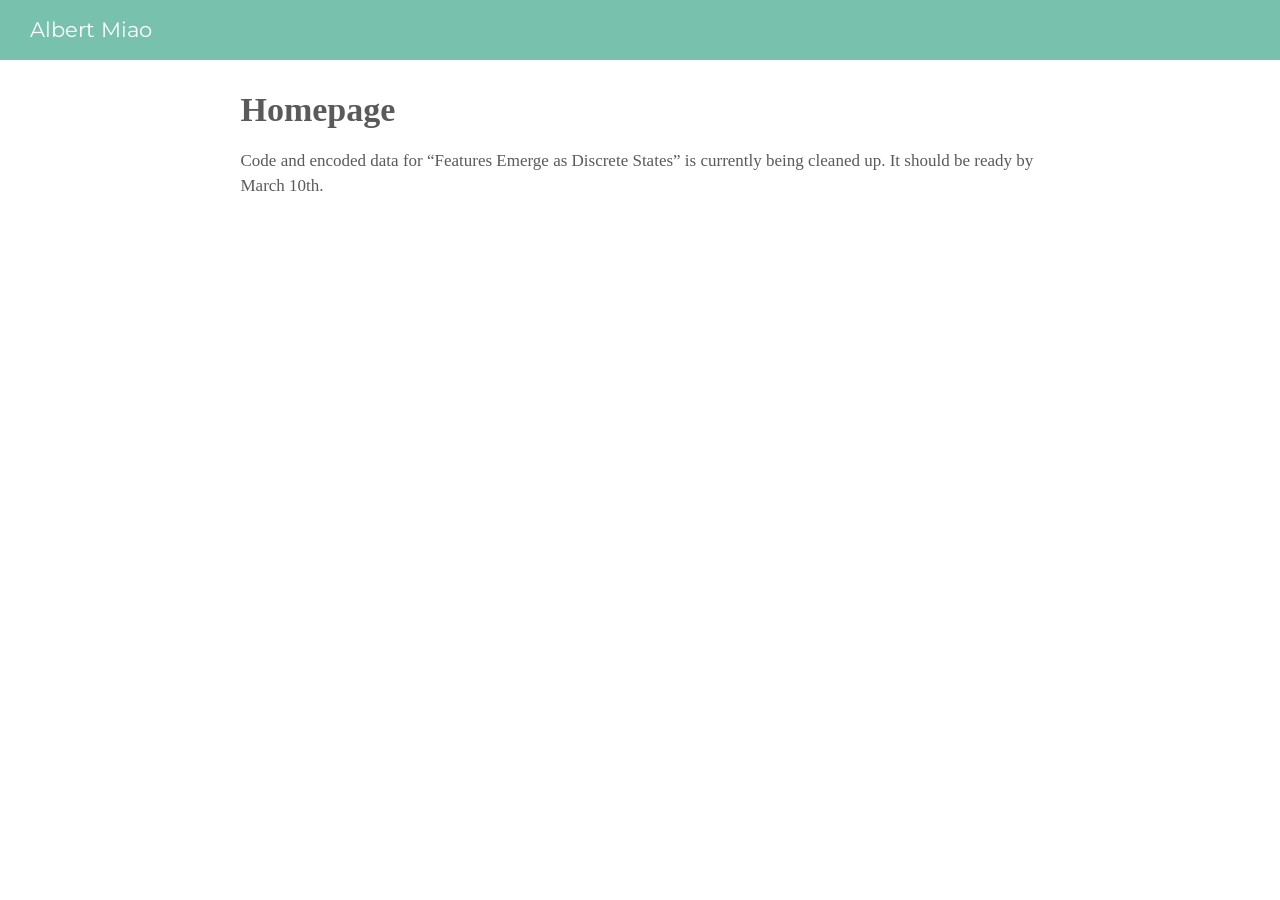
<file: docs/index.html>
<!DOCTYPE html>
<html xmlns="http://www.w3.org/1999/xhtml" lang="en" xml:lang="en"><head>

<meta charset="utf-8">
<meta name="generator" content="quarto-1.8.27">

<meta name="viewport" content="width=device-width, initial-scale=1.0, user-scalable=yes">


<title>Homepage – Albert Miao</title>
<style>
code{white-space: pre-wrap;}
span.smallcaps{font-variant: small-caps;}
div.columns{display: flex; gap: min(4vw, 1.5em);}
div.column{flex: auto; overflow-x: auto;}
div.hanging-indent{margin-left: 1.5em; text-indent: -1.5em;}
ul.task-list{list-style: none;}
ul.task-list li input[type="checkbox"] {
  width: 0.8em;
  margin: 0 0.8em 0.2em -1em; /* quarto-specific, see https://github.com/quarto-dev/quarto-cli/issues/4556 */ 
  vertical-align: middle;
}
</style>


<script src="site_libs/quarto-nav/quarto-nav.js"></script>
<script src="site_libs/quarto-nav/headroom.min.js"></script>
<script src="site_libs/clipboard/clipboard.min.js"></script>
<script src="site_libs/quarto-search/autocomplete.umd.js"></script>
<script src="site_libs/quarto-search/fuse.min.js"></script>
<script src="site_libs/quarto-search/quarto-search.js"></script>
<meta name="quarto:offset" content="./">
<script src="site_libs/quarto-html/quarto.js" type="module"></script>
<script src="site_libs/quarto-html/tabsets/tabsets.js" type="module"></script>
<script src="site_libs/quarto-html/axe/axe-check.js" type="module"></script>
<script src="site_libs/quarto-html/popper.min.js"></script>
<script src="site_libs/quarto-html/tippy.umd.min.js"></script>
<script src="site_libs/quarto-html/anchor.min.js"></script>
<link href="site_libs/quarto-html/tippy.css" rel="stylesheet">
<link href="site_libs/quarto-html/quarto-syntax-highlighting-ed96de9b727972fe78a7b5d16c58bf87.css" rel="stylesheet" id="quarto-text-highlighting-styles">
<script src="site_libs/bootstrap/bootstrap.min.js"></script>
<link href="site_libs/bootstrap/bootstrap-icons.css" rel="stylesheet">
<link href="site_libs/bootstrap/bootstrap-ef168dfa0727b0f9acb77462fe321019.min.css" rel="stylesheet" append-hash="true" id="quarto-bootstrap" data-mode="light">
<script id="quarto-search-options" type="application/json">{
  "location": "navbar",
  "copy-button": false,
  "collapse-after": 3,
  "panel-placement": "end",
  "type": "overlay",
  "limit": 50,
  "keyboard-shortcut": [
    "f",
    "/",
    "s"
  ],
  "show-item-context": false,
  "language": {
    "search-no-results-text": "No results",
    "search-matching-documents-text": "matching documents",
    "search-copy-link-title": "Copy link to search",
    "search-hide-matches-text": "Hide additional matches",
    "search-more-match-text": "more match in this document",
    "search-more-matches-text": "more matches in this document",
    "search-clear-button-title": "Clear",
    "search-text-placeholder": "",
    "search-detached-cancel-button-title": "Cancel",
    "search-submit-button-title": "Submit",
    "search-label": "Search"
  }
}</script>


<link rel="stylesheet" href="assets/css/style.css">
</head>

<body class="nav-fixed fullcontent quarto-light">

<div id="quarto-search-results"></div>
  <header id="quarto-header" class="headroom fixed-top">
    <nav class="navbar navbar-expand-lg " data-bs-theme="dark">
      <div class="navbar-container container-fluid">
      <div class="navbar-brand-container mx-auto">
    <a class="navbar-brand" href="./index.html">
    <span class="navbar-title">Albert Miao</span>
    </a>
  </div>
        <div class="quarto-navbar-tools tools-end">
</div>
      </div> <!-- /container-fluid -->
    </nav>
</header>
<!-- content -->
<div id="quarto-content" class="quarto-container page-columns page-rows-contents page-layout-article page-navbar">
<!-- sidebar -->
<!-- margin-sidebar -->
    
<!-- main -->
<main class="content" id="quarto-document-content">

<header id="title-block-header" class="quarto-title-block default">
<div class="quarto-title">
<h1 class="title">Homepage</h1>
</div>



<div class="quarto-title-meta">

    
  
    
  </div>
  


</header>


<p>Code and encoded data for “Features Emerge as Discrete States” is currently being cleaned up. It should be ready by March 10th.</p>



</main> <!-- /main -->
<script id="quarto-html-after-body" type="application/javascript">
  window.document.addEventListener("DOMContentLoaded", function (event) {
    const icon = "";
    const anchorJS = new window.AnchorJS();
    anchorJS.options = {
      placement: 'right',
      icon: icon
    };
    anchorJS.add('.anchored');
    const isCodeAnnotation = (el) => {
      for (const clz of el.classList) {
        if (clz.startsWith('code-annotation-')) {                     
          return true;
        }
      }
      return false;
    }
    const onCopySuccess = function(e) {
      // button target
      const button = e.trigger;
      // don't keep focus
      button.blur();
      // flash "checked"
      button.classList.add('code-copy-button-checked');
      var currentTitle = button.getAttribute("title");
      button.setAttribute("title", "Copied!");
      let tooltip;
      if (window.bootstrap) {
        button.setAttribute("data-bs-toggle", "tooltip");
        button.setAttribute("data-bs-placement", "left");
        button.setAttribute("data-bs-title", "Copied!");
        tooltip = new bootstrap.Tooltip(button, 
          { trigger: "manual", 
            customClass: "code-copy-button-tooltip",
            offset: [0, -8]});
        tooltip.show();    
      }
      setTimeout(function() {
        if (tooltip) {
          tooltip.hide();
          button.removeAttribute("data-bs-title");
          button.removeAttribute("data-bs-toggle");
          button.removeAttribute("data-bs-placement");
        }
        button.setAttribute("title", currentTitle);
        button.classList.remove('code-copy-button-checked');
      }, 1000);
      // clear code selection
      e.clearSelection();
    }
    const getTextToCopy = function(trigger) {
      const outerScaffold = trigger.parentElement.cloneNode(true);
      const codeEl = outerScaffold.querySelector('code');
      for (const childEl of codeEl.children) {
        if (isCodeAnnotation(childEl)) {
          childEl.remove();
        }
      }
      return codeEl.innerText;
    }
    const clipboard = new window.ClipboardJS('.code-copy-button:not([data-in-quarto-modal])', {
      text: getTextToCopy
    });
    clipboard.on('success', onCopySuccess);
    if (window.document.getElementById('quarto-embedded-source-code-modal')) {
      const clipboardModal = new window.ClipboardJS('.code-copy-button[data-in-quarto-modal]', {
        text: getTextToCopy,
        container: window.document.getElementById('quarto-embedded-source-code-modal')
      });
      clipboardModal.on('success', onCopySuccess);
    }
      var localhostRegex = new RegExp(/^(?:http|https):\/\/localhost\:?[0-9]*\//);
      var mailtoRegex = new RegExp(/^mailto:/);
        var filterRegex = new RegExp('/' + window.location.host + '/');
      var isInternal = (href) => {
          return filterRegex.test(href) || localhostRegex.test(href) || mailtoRegex.test(href);
      }
      // Inspect non-navigation links and adorn them if external
     var links = window.document.querySelectorAll('a[href]:not(.nav-link):not(.navbar-brand):not(.toc-action):not(.sidebar-link):not(.sidebar-item-toggle):not(.pagination-link):not(.no-external):not([aria-hidden]):not(.dropdown-item):not(.quarto-navigation-tool):not(.about-link)');
      for (var i=0; i<links.length; i++) {
        const link = links[i];
        if (!isInternal(link.href)) {
          // undo the damage that might have been done by quarto-nav.js in the case of
          // links that we want to consider external
          if (link.dataset.originalHref !== undefined) {
            link.href = link.dataset.originalHref;
          }
        }
      }
    function tippyHover(el, contentFn, onTriggerFn, onUntriggerFn) {
      const config = {
        allowHTML: true,
        maxWidth: 500,
        delay: 100,
        arrow: false,
        appendTo: function(el) {
            return el.parentElement;
        },
        interactive: true,
        interactiveBorder: 10,
        theme: 'quarto',
        placement: 'bottom-start',
      };
      if (contentFn) {
        config.content = contentFn;
      }
      if (onTriggerFn) {
        config.onTrigger = onTriggerFn;
      }
      if (onUntriggerFn) {
        config.onUntrigger = onUntriggerFn;
      }
      window.tippy(el, config); 
    }
    const noterefs = window.document.querySelectorAll('a[role="doc-noteref"]');
    for (var i=0; i<noterefs.length; i++) {
      const ref = noterefs[i];
      tippyHover(ref, function() {
        // use id or data attribute instead here
        let href = ref.getAttribute('data-footnote-href') || ref.getAttribute('href');
        try { href = new URL(href).hash; } catch {}
        const id = href.replace(/^#\/?/, "");
        const note = window.document.getElementById(id);
        if (note) {
          return note.innerHTML;
        } else {
          return "";
        }
      });
    }
    const xrefs = window.document.querySelectorAll('a.quarto-xref');
    const processXRef = (id, note) => {
      // Strip column container classes
      const stripColumnClz = (el) => {
        el.classList.remove("page-full", "page-columns");
        if (el.children) {
          for (const child of el.children) {
            stripColumnClz(child);
          }
        }
      }
      stripColumnClz(note)
      if (id === null || id.startsWith('sec-')) {
        // Special case sections, only their first couple elements
        const container = document.createElement("div");
        if (note.children && note.children.length > 2) {
          container.appendChild(note.children[0].cloneNode(true));
          for (let i = 1; i < note.children.length; i++) {
            const child = note.children[i];
            if (child.tagName === "P" && child.innerText === "") {
              continue;
            } else {
              container.appendChild(child.cloneNode(true));
              break;
            }
          }
          if (window.Quarto?.typesetMath) {
            window.Quarto.typesetMath(container);
          }
          return container.innerHTML
        } else {
          if (window.Quarto?.typesetMath) {
            window.Quarto.typesetMath(note);
          }
          return note.innerHTML;
        }
      } else {
        // Remove any anchor links if they are present
        const anchorLink = note.querySelector('a.anchorjs-link');
        if (anchorLink) {
          anchorLink.remove();
        }
        if (window.Quarto?.typesetMath) {
          window.Quarto.typesetMath(note);
        }
        if (note.classList.contains("callout")) {
          return note.outerHTML;
        } else {
          return note.innerHTML;
        }
      }
    }
    for (var i=0; i<xrefs.length; i++) {
      const xref = xrefs[i];
      tippyHover(xref, undefined, function(instance) {
        instance.disable();
        let url = xref.getAttribute('href');
        let hash = undefined; 
        if (url.startsWith('#')) {
          hash = url;
        } else {
          try { hash = new URL(url).hash; } catch {}
        }
        if (hash) {
          const id = hash.replace(/^#\/?/, "");
          const note = window.document.getElementById(id);
          if (note !== null) {
            try {
              const html = processXRef(id, note.cloneNode(true));
              instance.setContent(html);
            } finally {
              instance.enable();
              instance.show();
            }
          } else {
            // See if we can fetch this
            fetch(url.split('#')[0])
            .then(res => res.text())
            .then(html => {
              const parser = new DOMParser();
              const htmlDoc = parser.parseFromString(html, "text/html");
              const note = htmlDoc.getElementById(id);
              if (note !== null) {
                const html = processXRef(id, note);
                instance.setContent(html);
              } 
            }).finally(() => {
              instance.enable();
              instance.show();
            });
          }
        } else {
          // See if we can fetch a full url (with no hash to target)
          // This is a special case and we should probably do some content thinning / targeting
          fetch(url)
          .then(res => res.text())
          .then(html => {
            const parser = new DOMParser();
            const htmlDoc = parser.parseFromString(html, "text/html");
            const note = htmlDoc.querySelector('main.content');
            if (note !== null) {
              // This should only happen for chapter cross references
              // (since there is no id in the URL)
              // remove the first header
              if (note.children.length > 0 && note.children[0].tagName === "HEADER") {
                note.children[0].remove();
              }
              const html = processXRef(null, note);
              instance.setContent(html);
            } 
          }).finally(() => {
            instance.enable();
            instance.show();
          });
        }
      }, function(instance) {
      });
    }
        let selectedAnnoteEl;
        const selectorForAnnotation = ( cell, annotation) => {
          let cellAttr = 'data-code-cell="' + cell + '"';
          let lineAttr = 'data-code-annotation="' +  annotation + '"';
          const selector = 'span[' + cellAttr + '][' + lineAttr + ']';
          return selector;
        }
        const selectCodeLines = (annoteEl) => {
          const doc = window.document;
          const targetCell = annoteEl.getAttribute("data-target-cell");
          const targetAnnotation = annoteEl.getAttribute("data-target-annotation");
          const annoteSpan = window.document.querySelector(selectorForAnnotation(targetCell, targetAnnotation));
          const lines = annoteSpan.getAttribute("data-code-lines").split(",");
          const lineIds = lines.map((line) => {
            return targetCell + "-" + line;
          })
          let top = null;
          let height = null;
          let parent = null;
          if (lineIds.length > 0) {
              //compute the position of the single el (top and bottom and make a div)
              const el = window.document.getElementById(lineIds[0]);
              top = el.offsetTop;
              height = el.offsetHeight;
              parent = el.parentElement.parentElement;
            if (lineIds.length > 1) {
              const lastEl = window.document.getElementById(lineIds[lineIds.length - 1]);
              const bottom = lastEl.offsetTop + lastEl.offsetHeight;
              height = bottom - top;
            }
            if (top !== null && height !== null && parent !== null) {
              // cook up a div (if necessary) and position it 
              let div = window.document.getElementById("code-annotation-line-highlight");
              if (div === null) {
                div = window.document.createElement("div");
                div.setAttribute("id", "code-annotation-line-highlight");
                div.style.position = 'absolute';
                parent.appendChild(div);
              }
              div.style.top = top - 2 + "px";
              div.style.height = height + 4 + "px";
              div.style.left = 0;
              let gutterDiv = window.document.getElementById("code-annotation-line-highlight-gutter");
              if (gutterDiv === null) {
                gutterDiv = window.document.createElement("div");
                gutterDiv.setAttribute("id", "code-annotation-line-highlight-gutter");
                gutterDiv.style.position = 'absolute';
                const codeCell = window.document.getElementById(targetCell);
                const gutter = codeCell.querySelector('.code-annotation-gutter');
                gutter.appendChild(gutterDiv);
              }
              gutterDiv.style.top = top - 2 + "px";
              gutterDiv.style.height = height + 4 + "px";
            }
            selectedAnnoteEl = annoteEl;
          }
        };
        const unselectCodeLines = () => {
          const elementsIds = ["code-annotation-line-highlight", "code-annotation-line-highlight-gutter"];
          elementsIds.forEach((elId) => {
            const div = window.document.getElementById(elId);
            if (div) {
              div.remove();
            }
          });
          selectedAnnoteEl = undefined;
        };
          // Handle positioning of the toggle
      window.addEventListener(
        "resize",
        throttle(() => {
          elRect = undefined;
          if (selectedAnnoteEl) {
            selectCodeLines(selectedAnnoteEl);
          }
        }, 10)
      );
      function throttle(fn, ms) {
      let throttle = false;
      let timer;
        return (...args) => {
          if(!throttle) { // first call gets through
              fn.apply(this, args);
              throttle = true;
          } else { // all the others get throttled
              if(timer) clearTimeout(timer); // cancel #2
              timer = setTimeout(() => {
                fn.apply(this, args);
                timer = throttle = false;
              }, ms);
          }
        };
      }
        // Attach click handler to the DT
        const annoteDls = window.document.querySelectorAll('dt[data-target-cell]');
        for (const annoteDlNode of annoteDls) {
          annoteDlNode.addEventListener('click', (event) => {
            const clickedEl = event.target;
            if (clickedEl !== selectedAnnoteEl) {
              unselectCodeLines();
              const activeEl = window.document.querySelector('dt[data-target-cell].code-annotation-active');
              if (activeEl) {
                activeEl.classList.remove('code-annotation-active');
              }
              selectCodeLines(clickedEl);
              clickedEl.classList.add('code-annotation-active');
            } else {
              // Unselect the line
              unselectCodeLines();
              clickedEl.classList.remove('code-annotation-active');
            }
          });
        }
    const findCites = (el) => {
      const parentEl = el.parentElement;
      if (parentEl) {
        const cites = parentEl.dataset.cites;
        if (cites) {
          return {
            el,
            cites: cites.split(' ')
          };
        } else {
          return findCites(el.parentElement)
        }
      } else {
        return undefined;
      }
    };
    var bibliorefs = window.document.querySelectorAll('a[role="doc-biblioref"]');
    for (var i=0; i<bibliorefs.length; i++) {
      const ref = bibliorefs[i];
      const citeInfo = findCites(ref);
      if (citeInfo) {
        tippyHover(citeInfo.el, function() {
          var popup = window.document.createElement('div');
          citeInfo.cites.forEach(function(cite) {
            var citeDiv = window.document.createElement('div');
            citeDiv.classList.add('hanging-indent');
            citeDiv.classList.add('csl-entry');
            var biblioDiv = window.document.getElementById('ref-' + cite);
            if (biblioDiv) {
              citeDiv.innerHTML = biblioDiv.innerHTML;
            }
            popup.appendChild(citeDiv);
          });
          return popup.innerHTML;
        });
      }
    }
  });
  </script>
</div> <!-- /content -->




</body></html>
</file>
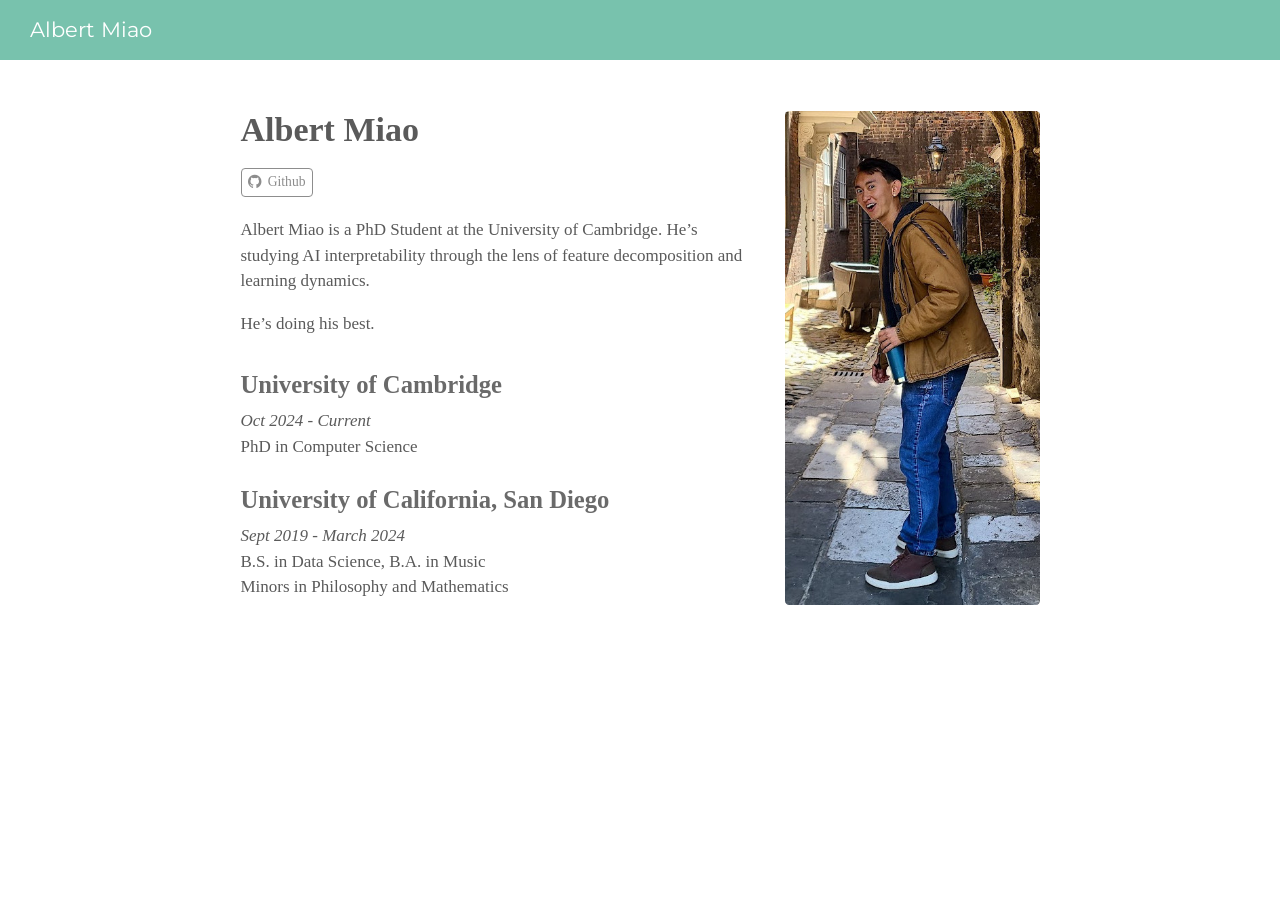
<file: docs/about/index.html>
<!DOCTYPE html>
<html xmlns="http://www.w3.org/1999/xhtml" lang="en" xml:lang="en"><head>

<meta charset="utf-8">
<meta name="generator" content="quarto-1.8.27">

<meta name="viewport" content="width=device-width, initial-scale=1.0, user-scalable=yes">


<title>Albert Miao</title>
<style>
code{white-space: pre-wrap;}
span.smallcaps{font-variant: small-caps;}
div.columns{display: flex; gap: min(4vw, 1.5em);}
div.column{flex: auto; overflow-x: auto;}
div.hanging-indent{margin-left: 1.5em; text-indent: -1.5em;}
ul.task-list{list-style: none;}
ul.task-list li input[type="checkbox"] {
  width: 0.8em;
  margin: 0 0.8em 0.2em -1em; /* quarto-specific, see https://github.com/quarto-dev/quarto-cli/issues/4556 */ 
  vertical-align: middle;
}
</style>


<script src="../site_libs/quarto-nav/quarto-nav.js"></script>
<script src="../site_libs/quarto-nav/headroom.min.js"></script>
<script src="../site_libs/clipboard/clipboard.min.js"></script>
<script src="../site_libs/quarto-search/autocomplete.umd.js"></script>
<script src="../site_libs/quarto-search/fuse.min.js"></script>
<script src="../site_libs/quarto-search/quarto-search.js"></script>
<meta name="quarto:offset" content="../">
<script src="../site_libs/quarto-html/quarto.js" type="module"></script>
<script src="../site_libs/quarto-html/tabsets/tabsets.js" type="module"></script>
<script src="../site_libs/quarto-html/axe/axe-check.js" type="module"></script>
<script src="../site_libs/quarto-html/popper.min.js"></script>
<script src="../site_libs/quarto-html/tippy.umd.min.js"></script>
<link href="../site_libs/quarto-html/tippy.css" rel="stylesheet">
<link href="../site_libs/quarto-html/quarto-syntax-highlighting-ed96de9b727972fe78a7b5d16c58bf87.css" rel="stylesheet" id="quarto-text-highlighting-styles">
<script src="../site_libs/bootstrap/bootstrap.min.js"></script>
<link href="../site_libs/bootstrap/bootstrap-icons.css" rel="stylesheet">
<link href="../site_libs/bootstrap/bootstrap-ef168dfa0727b0f9acb77462fe321019.min.css" rel="stylesheet" append-hash="true" id="quarto-bootstrap" data-mode="light">
<script id="quarto-search-options" type="application/json">{
  "location": "navbar",
  "copy-button": false,
  "collapse-after": 3,
  "panel-placement": "end",
  "type": "overlay",
  "limit": 50,
  "keyboard-shortcut": [
    "f",
    "/",
    "s"
  ],
  "show-item-context": false,
  "language": {
    "search-no-results-text": "No results",
    "search-matching-documents-text": "matching documents",
    "search-copy-link-title": "Copy link to search",
    "search-hide-matches-text": "Hide additional matches",
    "search-more-match-text": "more match in this document",
    "search-more-matches-text": "more matches in this document",
    "search-clear-button-title": "Clear",
    "search-text-placeholder": "",
    "search-detached-cancel-button-title": "Cancel",
    "search-submit-button-title": "Submit",
    "search-label": "Search"
  }
}</script>


<link rel="stylesheet" href="../assets/css/style.css">
</head>

<body class="nav-fixed fullcontent quarto-light">

<div id="quarto-search-results"></div>
  <header id="quarto-header" class="headroom fixed-top">
    <nav class="navbar navbar-expand-lg " data-bs-theme="dark">
      <div class="navbar-container container-fluid">
      <div class="navbar-brand-container mx-auto">
    <a class="navbar-brand" href="../index.html">
    <span class="navbar-title">Albert Miao</span>
    </a>
  </div>
        <div class="quarto-navbar-tools tools-end">
</div>
      </div> <!-- /container-fluid -->
    </nav>
</header>
<!-- content -->
<div id="quarto-content" class="quarto-container page-columns page-rows-contents page-layout-article page-navbar">
<!-- sidebar -->
<!-- margin-sidebar -->
    
<!-- main -->
<div class="quarto-about-solana column-body">
  <div class="about-entity">
    <div class="entity-contents">
      <header id="title-block-header" class="quarto-title-block default">
<div class="quarto-title">
<h1 class="title">Albert Miao</h1>
</div>
<div class="quarto-title-meta">
  </div>
</header> <div class="about-links">
  <a href="https://github.com/Albert-Miao" class="about-link" rel="" target="">
    <i class="bi bi-github"></i>
     <span class="about-link-text">Github</span>
  </a>
</div>
      <div class="about-contents"><main class="content" id="quarto-document-content">
<p>Albert Miao is a PhD Student at the University of Cambridge. He’s studying AI interpretability through the lens of feature decomposition and learning dynamics.</p>
<p>He’s doing his best.</p>
<section id="university-of-cambridge" class="level3">
<h3 data-anchor-id="university-of-cambridge">University of Cambridge</h3>
<p><em>Oct 2024 - Current</em><br>
PhD in Computer Science</p>
</section>
<section id="university-of-california-san-diego" class="level3">
<h3 data-anchor-id="university-of-california-san-diego">University of California, San Diego</h3>
<p><em>Sept 2019 - March 2024</em><br>
B.S. in Data Science, B.A. in Music<br>
Minors in Philosophy and Mathematics</p>


</section>
</main></div>
    </div>
    <img src="IMG_20230528_095928_DRO.jpg" class="about-image
  rounded " style="width: 15em;">
  </div>
</div>
 <!-- /main -->
<script id="quarto-html-after-body" type="application/javascript">
  window.document.addEventListener("DOMContentLoaded", function (event) {
    const isCodeAnnotation = (el) => {
      for (const clz of el.classList) {
        if (clz.startsWith('code-annotation-')) {                     
          return true;
        }
      }
      return false;
    }
    const onCopySuccess = function(e) {
      // button target
      const button = e.trigger;
      // don't keep focus
      button.blur();
      // flash "checked"
      button.classList.add('code-copy-button-checked');
      var currentTitle = button.getAttribute("title");
      button.setAttribute("title", "Copied!");
      let tooltip;
      if (window.bootstrap) {
        button.setAttribute("data-bs-toggle", "tooltip");
        button.setAttribute("data-bs-placement", "left");
        button.setAttribute("data-bs-title", "Copied!");
        tooltip = new bootstrap.Tooltip(button, 
          { trigger: "manual", 
            customClass: "code-copy-button-tooltip",
            offset: [0, -8]});
        tooltip.show();    
      }
      setTimeout(function() {
        if (tooltip) {
          tooltip.hide();
          button.removeAttribute("data-bs-title");
          button.removeAttribute("data-bs-toggle");
          button.removeAttribute("data-bs-placement");
        }
        button.setAttribute("title", currentTitle);
        button.classList.remove('code-copy-button-checked');
      }, 1000);
      // clear code selection
      e.clearSelection();
    }
    const getTextToCopy = function(trigger) {
      const outerScaffold = trigger.parentElement.cloneNode(true);
      const codeEl = outerScaffold.querySelector('code');
      for (const childEl of codeEl.children) {
        if (isCodeAnnotation(childEl)) {
          childEl.remove();
        }
      }
      return codeEl.innerText;
    }
    const clipboard = new window.ClipboardJS('.code-copy-button:not([data-in-quarto-modal])', {
      text: getTextToCopy
    });
    clipboard.on('success', onCopySuccess);
    if (window.document.getElementById('quarto-embedded-source-code-modal')) {
      const clipboardModal = new window.ClipboardJS('.code-copy-button[data-in-quarto-modal]', {
        text: getTextToCopy,
        container: window.document.getElementById('quarto-embedded-source-code-modal')
      });
      clipboardModal.on('success', onCopySuccess);
    }
      var localhostRegex = new RegExp(/^(?:http|https):\/\/localhost\:?[0-9]*\//);
      var mailtoRegex = new RegExp(/^mailto:/);
        var filterRegex = new RegExp('/' + window.location.host + '/');
      var isInternal = (href) => {
          return filterRegex.test(href) || localhostRegex.test(href) || mailtoRegex.test(href);
      }
      // Inspect non-navigation links and adorn them if external
     var links = window.document.querySelectorAll('a[href]:not(.nav-link):not(.navbar-brand):not(.toc-action):not(.sidebar-link):not(.sidebar-item-toggle):not(.pagination-link):not(.no-external):not([aria-hidden]):not(.dropdown-item):not(.quarto-navigation-tool):not(.about-link)');
      for (var i=0; i<links.length; i++) {
        const link = links[i];
        if (!isInternal(link.href)) {
          // undo the damage that might have been done by quarto-nav.js in the case of
          // links that we want to consider external
          if (link.dataset.originalHref !== undefined) {
            link.href = link.dataset.originalHref;
          }
        }
      }
    function tippyHover(el, contentFn, onTriggerFn, onUntriggerFn) {
      const config = {
        allowHTML: true,
        maxWidth: 500,
        delay: 100,
        arrow: false,
        appendTo: function(el) {
            return el.parentElement;
        },
        interactive: true,
        interactiveBorder: 10,
        theme: 'quarto',
        placement: 'bottom-start',
      };
      if (contentFn) {
        config.content = contentFn;
      }
      if (onTriggerFn) {
        config.onTrigger = onTriggerFn;
      }
      if (onUntriggerFn) {
        config.onUntrigger = onUntriggerFn;
      }
      window.tippy(el, config); 
    }
    const noterefs = window.document.querySelectorAll('a[role="doc-noteref"]');
    for (var i=0; i<noterefs.length; i++) {
      const ref = noterefs[i];
      tippyHover(ref, function() {
        // use id or data attribute instead here
        let href = ref.getAttribute('data-footnote-href') || ref.getAttribute('href');
        try { href = new URL(href).hash; } catch {}
        const id = href.replace(/^#\/?/, "");
        const note = window.document.getElementById(id);
        if (note) {
          return note.innerHTML;
        } else {
          return "";
        }
      });
    }
    const xrefs = window.document.querySelectorAll('a.quarto-xref');
    const processXRef = (id, note) => {
      // Strip column container classes
      const stripColumnClz = (el) => {
        el.classList.remove("page-full", "page-columns");
        if (el.children) {
          for (const child of el.children) {
            stripColumnClz(child);
          }
        }
      }
      stripColumnClz(note)
      if (id === null || id.startsWith('sec-')) {
        // Special case sections, only their first couple elements
        const container = document.createElement("div");
        if (note.children && note.children.length > 2) {
          container.appendChild(note.children[0].cloneNode(true));
          for (let i = 1; i < note.children.length; i++) {
            const child = note.children[i];
            if (child.tagName === "P" && child.innerText === "") {
              continue;
            } else {
              container.appendChild(child.cloneNode(true));
              break;
            }
          }
          if (window.Quarto?.typesetMath) {
            window.Quarto.typesetMath(container);
          }
          return container.innerHTML
        } else {
          if (window.Quarto?.typesetMath) {
            window.Quarto.typesetMath(note);
          }
          return note.innerHTML;
        }
      } else {
        // Remove any anchor links if they are present
        const anchorLink = note.querySelector('a.anchorjs-link');
        if (anchorLink) {
          anchorLink.remove();
        }
        if (window.Quarto?.typesetMath) {
          window.Quarto.typesetMath(note);
        }
        if (note.classList.contains("callout")) {
          return note.outerHTML;
        } else {
          return note.innerHTML;
        }
      }
    }
    for (var i=0; i<xrefs.length; i++) {
      const xref = xrefs[i];
      tippyHover(xref, undefined, function(instance) {
        instance.disable();
        let url = xref.getAttribute('href');
        let hash = undefined; 
        if (url.startsWith('#')) {
          hash = url;
        } else {
          try { hash = new URL(url).hash; } catch {}
        }
        if (hash) {
          const id = hash.replace(/^#\/?/, "");
          const note = window.document.getElementById(id);
          if (note !== null) {
            try {
              const html = processXRef(id, note.cloneNode(true));
              instance.setContent(html);
            } finally {
              instance.enable();
              instance.show();
            }
          } else {
            // See if we can fetch this
            fetch(url.split('#')[0])
            .then(res => res.text())
            .then(html => {
              const parser = new DOMParser();
              const htmlDoc = parser.parseFromString(html, "text/html");
              const note = htmlDoc.getElementById(id);
              if (note !== null) {
                const html = processXRef(id, note);
                instance.setContent(html);
              } 
            }).finally(() => {
              instance.enable();
              instance.show();
            });
          }
        } else {
          // See if we can fetch a full url (with no hash to target)
          // This is a special case and we should probably do some content thinning / targeting
          fetch(url)
          .then(res => res.text())
          .then(html => {
            const parser = new DOMParser();
            const htmlDoc = parser.parseFromString(html, "text/html");
            const note = htmlDoc.querySelector('main.content');
            if (note !== null) {
              // This should only happen for chapter cross references
              // (since there is no id in the URL)
              // remove the first header
              if (note.children.length > 0 && note.children[0].tagName === "HEADER") {
                note.children[0].remove();
              }
              const html = processXRef(null, note);
              instance.setContent(html);
            } 
          }).finally(() => {
            instance.enable();
            instance.show();
          });
        }
      }, function(instance) {
      });
    }
        let selectedAnnoteEl;
        const selectorForAnnotation = ( cell, annotation) => {
          let cellAttr = 'data-code-cell="' + cell + '"';
          let lineAttr = 'data-code-annotation="' +  annotation + '"';
          const selector = 'span[' + cellAttr + '][' + lineAttr + ']';
          return selector;
        }
        const selectCodeLines = (annoteEl) => {
          const doc = window.document;
          const targetCell = annoteEl.getAttribute("data-target-cell");
          const targetAnnotation = annoteEl.getAttribute("data-target-annotation");
          const annoteSpan = window.document.querySelector(selectorForAnnotation(targetCell, targetAnnotation));
          const lines = annoteSpan.getAttribute("data-code-lines").split(",");
          const lineIds = lines.map((line) => {
            return targetCell + "-" + line;
          })
          let top = null;
          let height = null;
          let parent = null;
          if (lineIds.length > 0) {
              //compute the position of the single el (top and bottom and make a div)
              const el = window.document.getElementById(lineIds[0]);
              top = el.offsetTop;
              height = el.offsetHeight;
              parent = el.parentElement.parentElement;
            if (lineIds.length > 1) {
              const lastEl = window.document.getElementById(lineIds[lineIds.length - 1]);
              const bottom = lastEl.offsetTop + lastEl.offsetHeight;
              height = bottom - top;
            }
            if (top !== null && height !== null && parent !== null) {
              // cook up a div (if necessary) and position it 
              let div = window.document.getElementById("code-annotation-line-highlight");
              if (div === null) {
                div = window.document.createElement("div");
                div.setAttribute("id", "code-annotation-line-highlight");
                div.style.position = 'absolute';
                parent.appendChild(div);
              }
              div.style.top = top - 2 + "px";
              div.style.height = height + 4 + "px";
              div.style.left = 0;
              let gutterDiv = window.document.getElementById("code-annotation-line-highlight-gutter");
              if (gutterDiv === null) {
                gutterDiv = window.document.createElement("div");
                gutterDiv.setAttribute("id", "code-annotation-line-highlight-gutter");
                gutterDiv.style.position = 'absolute';
                const codeCell = window.document.getElementById(targetCell);
                const gutter = codeCell.querySelector('.code-annotation-gutter');
                gutter.appendChild(gutterDiv);
              }
              gutterDiv.style.top = top - 2 + "px";
              gutterDiv.style.height = height + 4 + "px";
            }
            selectedAnnoteEl = annoteEl;
          }
        };
        const unselectCodeLines = () => {
          const elementsIds = ["code-annotation-line-highlight", "code-annotation-line-highlight-gutter"];
          elementsIds.forEach((elId) => {
            const div = window.document.getElementById(elId);
            if (div) {
              div.remove();
            }
          });
          selectedAnnoteEl = undefined;
        };
          // Handle positioning of the toggle
      window.addEventListener(
        "resize",
        throttle(() => {
          elRect = undefined;
          if (selectedAnnoteEl) {
            selectCodeLines(selectedAnnoteEl);
          }
        }, 10)
      );
      function throttle(fn, ms) {
      let throttle = false;
      let timer;
        return (...args) => {
          if(!throttle) { // first call gets through
              fn.apply(this, args);
              throttle = true;
          } else { // all the others get throttled
              if(timer) clearTimeout(timer); // cancel #2
              timer = setTimeout(() => {
                fn.apply(this, args);
                timer = throttle = false;
              }, ms);
          }
        };
      }
        // Attach click handler to the DT
        const annoteDls = window.document.querySelectorAll('dt[data-target-cell]');
        for (const annoteDlNode of annoteDls) {
          annoteDlNode.addEventListener('click', (event) => {
            const clickedEl = event.target;
            if (clickedEl !== selectedAnnoteEl) {
              unselectCodeLines();
              const activeEl = window.document.querySelector('dt[data-target-cell].code-annotation-active');
              if (activeEl) {
                activeEl.classList.remove('code-annotation-active');
              }
              selectCodeLines(clickedEl);
              clickedEl.classList.add('code-annotation-active');
            } else {
              // Unselect the line
              unselectCodeLines();
              clickedEl.classList.remove('code-annotation-active');
            }
          });
        }
    const findCites = (el) => {
      const parentEl = el.parentElement;
      if (parentEl) {
        const cites = parentEl.dataset.cites;
        if (cites) {
          return {
            el,
            cites: cites.split(' ')
          };
        } else {
          return findCites(el.parentElement)
        }
      } else {
        return undefined;
      }
    };
    var bibliorefs = window.document.querySelectorAll('a[role="doc-biblioref"]');
    for (var i=0; i<bibliorefs.length; i++) {
      const ref = bibliorefs[i];
      const citeInfo = findCites(ref);
      if (citeInfo) {
        tippyHover(citeInfo.el, function() {
          var popup = window.document.createElement('div');
          citeInfo.cites.forEach(function(cite) {
            var citeDiv = window.document.createElement('div');
            citeDiv.classList.add('hanging-indent');
            citeDiv.classList.add('csl-entry');
            var biblioDiv = window.document.getElementById('ref-' + cite);
            if (biblioDiv) {
              citeDiv.innerHTML = biblioDiv.innerHTML;
            }
            popup.appendChild(citeDiv);
          });
          return popup.innerHTML;
        });
      }
    }
  });
  </script>
</div> <!-- /content -->




</body></html>
</file>
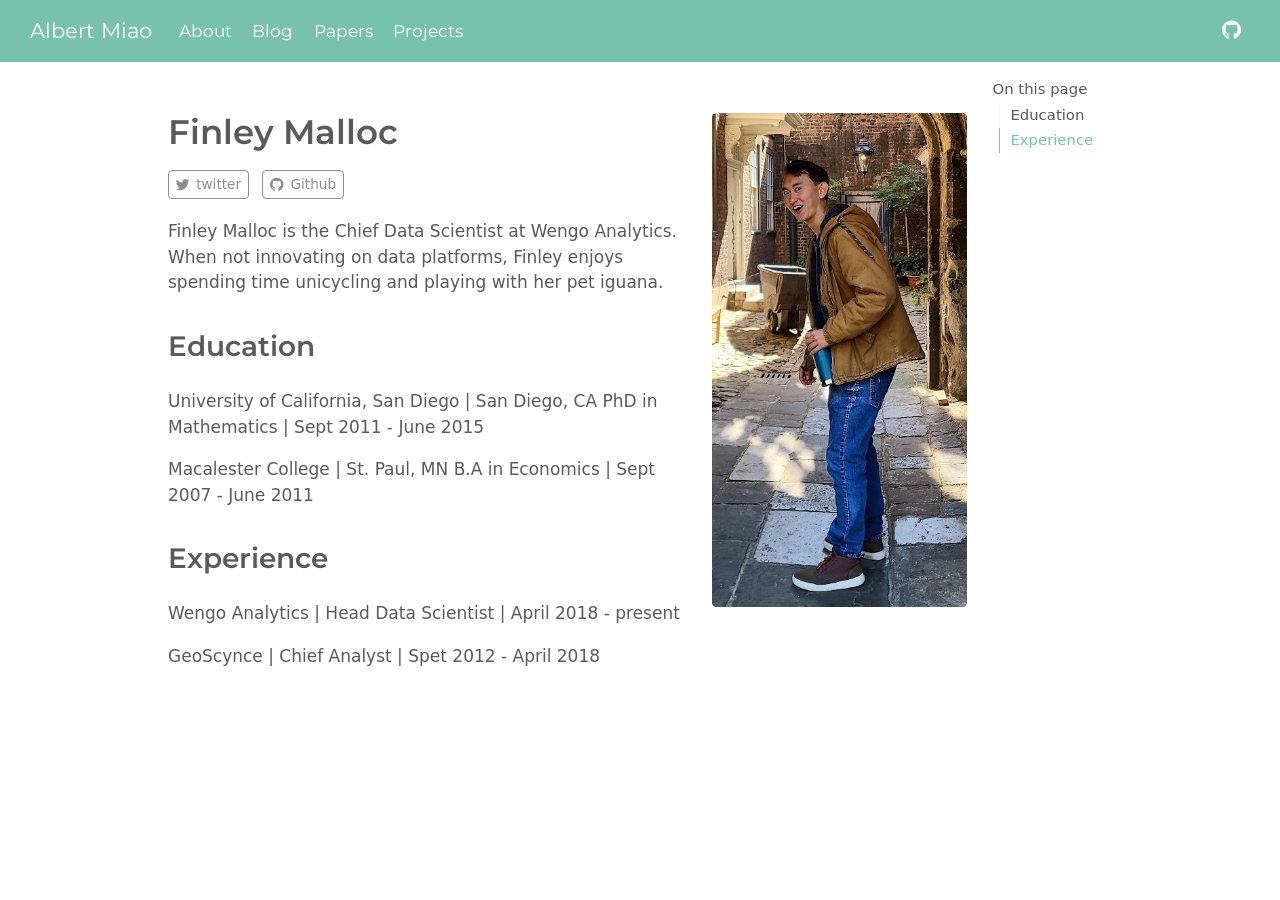
<file: docs/about/about.html>
<!DOCTYPE html>
<html xmlns="http://www.w3.org/1999/xhtml" lang="en" xml:lang="en"><head>

<meta charset="utf-8">
<meta name="generator" content="quarto-1.8.27">

<meta name="viewport" content="width=device-width, initial-scale=1.0, user-scalable=yes">


<title>Finley Malloc – Albert Miao</title>
<style>
code{white-space: pre-wrap;}
span.smallcaps{font-variant: small-caps;}
div.columns{display: flex; gap: min(4vw, 1.5em);}
div.column{flex: auto; overflow-x: auto;}
div.hanging-indent{margin-left: 1.5em; text-indent: -1.5em;}
ul.task-list{list-style: none;}
ul.task-list li input[type="checkbox"] {
  width: 0.8em;
  margin: 0 0.8em 0.2em -1em; /* quarto-specific, see https://github.com/quarto-dev/quarto-cli/issues/4556 */ 
  vertical-align: middle;
}
</style>


<script src="../site_libs/quarto-nav/quarto-nav.js"></script>
<script src="../site_libs/quarto-nav/headroom.min.js"></script>
<script src="../site_libs/clipboard/clipboard.min.js"></script>
<script src="../site_libs/quarto-search/autocomplete.umd.js"></script>
<script src="../site_libs/quarto-search/fuse.min.js"></script>
<script src="../site_libs/quarto-search/quarto-search.js"></script>
<meta name="quarto:offset" content="../">
<script src="../site_libs/quarto-html/quarto.js" type="module"></script>
<script src="../site_libs/quarto-html/tabsets/tabsets.js" type="module"></script>
<script src="../site_libs/quarto-html/axe/axe-check.js" type="module"></script>
<script src="../site_libs/quarto-html/popper.min.js"></script>
<script src="../site_libs/quarto-html/tippy.umd.min.js"></script>
<link href="../site_libs/quarto-html/tippy.css" rel="stylesheet">
<link href="../site_libs/quarto-html/quarto-syntax-highlighting-ed96de9b727972fe78a7b5d16c58bf87.css" rel="stylesheet" id="quarto-text-highlighting-styles">
<script src="../site_libs/bootstrap/bootstrap.min.js"></script>
<link href="../site_libs/bootstrap/bootstrap-icons.css" rel="stylesheet">
<link href="../site_libs/bootstrap/bootstrap-ef168dfa0727b0f9acb77462fe321019.min.css" rel="stylesheet" append-hash="true" id="quarto-bootstrap" data-mode="light">
<script id="quarto-search-options" type="application/json">{
  "location": "navbar",
  "copy-button": false,
  "collapse-after": 3,
  "panel-placement": "end",
  "type": "overlay",
  "limit": 50,
  "keyboard-shortcut": [
    "f",
    "/",
    "s"
  ],
  "show-item-context": false,
  "language": {
    "search-no-results-text": "No results",
    "search-matching-documents-text": "matching documents",
    "search-copy-link-title": "Copy link to search",
    "search-hide-matches-text": "Hide additional matches",
    "search-more-match-text": "more match in this document",
    "search-more-matches-text": "more matches in this document",
    "search-clear-button-title": "Clear",
    "search-text-placeholder": "",
    "search-detached-cancel-button-title": "Cancel",
    "search-submit-button-title": "Submit",
    "search-label": "Search"
  }
}</script>


</head>

<body class="nav-fixed quarto-light">

<div id="quarto-search-results"></div>
  <header id="quarto-header" class="headroom fixed-top">
    <nav class="navbar navbar-expand-lg " data-bs-theme="dark">
      <div class="navbar-container container-fluid">
      <div class="navbar-brand-container mx-auto">
    <a class="navbar-brand" href="../index.html">
    <span class="navbar-title">Albert Miao</span>
    </a>
  </div>
          <button class="navbar-toggler" type="button" data-bs-toggle="collapse" data-bs-target="#navbarCollapse" aria-controls="navbarCollapse" role="menu" aria-expanded="false" aria-label="Toggle navigation" onclick="if (window.quartoToggleHeadroom) { window.quartoToggleHeadroom(); }">
  <span class="navbar-toggler-icon"></span>
</button>
          <div class="collapse navbar-collapse" id="navbarCollapse">
            <ul class="navbar-nav navbar-nav-scroll me-auto">
  <li class="nav-item">
    <a class="nav-link" href="../about/"> 
<span class="menu-text">About</span></a>
  </li>  
  <li class="nav-item">
    <a class="nav-link" href="../blog/"> 
<span class="menu-text">Blog</span></a>
  </li>  
  <li class="nav-item">
    <a class="nav-link" href="../papers/"> 
<span class="menu-text">Papers</span></a>
  </li>  
  <li class="nav-item">
    <a class="nav-link" href="../projects/"> 
<span class="menu-text">Projects</span></a>
  </li>  
</ul>
            <ul class="navbar-nav navbar-nav-scroll ms-auto">
  <li class="nav-item compact">
    <a class="nav-link" href="https://github.com/YOUR_USERNAME"> <i class="bi bi-github" role="img">
</i> 
<span class="menu-text"></span></a>
  </li>  
</ul>
          </div> <!-- /navcollapse -->
            <div class="quarto-navbar-tools">
</div>
      </div> <!-- /container-fluid -->
    </nav>
</header>
<!-- content -->
<div id="quarto-content" class="quarto-container page-columns page-rows-contents page-layout-article page-navbar">
<!-- sidebar -->
<!-- margin-sidebar -->
    <div id="quarto-margin-sidebar" class="sidebar margin-sidebar">
        <nav id="TOC" role="doc-toc" class="toc-active">
    <h2 id="toc-title">On this page</h2>
  <ul>
  <li><a href="#education" id="toc-education" class="nav-link active" data-scroll-target="#education">Education</a></li>
  <li><a href="#experience" id="toc-experience" class="nav-link" data-scroll-target="#experience">Experience</a></li>
  </ul>
</nav>
    </div>
<!-- main -->
<div class="quarto-about-solana column-body">
  <div class="about-entity">
    <div class="entity-contents">
      <header id="title-block-header" class="quarto-title-block default">
<div class="quarto-title">
<h1 class="title">Finley Malloc</h1>
</div>
<div class="quarto-title-meta">
  </div>
</header> <div class="about-links">
  <a href="https://twitter.com" class="about-link" rel="" target="">
    <i class="bi bi-twitter"></i>
     <span class="about-link-text">twitter</span>
  </a>
  <a href="https://github.com" class="about-link" rel="" target="">
    <i class="bi bi-github"></i>
     <span class="about-link-text">Github</span>
  </a>
</div>
      <div class="about-contents"><main class="content" id="quarto-document-content">

<p>Finley Malloc is the Chief Data Scientist at Wengo Analytics. When not innovating on data platforms, Finley enjoys spending time unicycling and playing with her pet iguana.</p>
<section id="education" class="level2">
<h2 data-anchor-id="education">Education</h2>
<p>University of California, San Diego | San Diego, CA PhD in Mathematics | Sept 2011 - June 2015</p>
<p>Macalester College | St.&nbsp;Paul, MN B.A in Economics | Sept 2007 - June 2011</p>
</section>
<section id="experience" class="level2">
<h2 data-anchor-id="experience">Experience</h2>
<p>Wengo Analytics | Head Data Scientist | April 2018 - present</p>
<p>GeoScynce | Chief Analyst | Spet 2012 - April 2018</p>


</section>
</main></div>
    </div>
    <img src="IMG_20230528_095928_DRO.jpg" class="about-image
  rounded " style="width: 15em;">
  </div>
</div>
 <!-- /main -->
<script id="quarto-html-after-body" type="application/javascript">
  window.document.addEventListener("DOMContentLoaded", function (event) {
    const isCodeAnnotation = (el) => {
      for (const clz of el.classList) {
        if (clz.startsWith('code-annotation-')) {                     
          return true;
        }
      }
      return false;
    }
    const onCopySuccess = function(e) {
      // button target
      const button = e.trigger;
      // don't keep focus
      button.blur();
      // flash "checked"
      button.classList.add('code-copy-button-checked');
      var currentTitle = button.getAttribute("title");
      button.setAttribute("title", "Copied!");
      let tooltip;
      if (window.bootstrap) {
        button.setAttribute("data-bs-toggle", "tooltip");
        button.setAttribute("data-bs-placement", "left");
        button.setAttribute("data-bs-title", "Copied!");
        tooltip = new bootstrap.Tooltip(button, 
          { trigger: "manual", 
            customClass: "code-copy-button-tooltip",
            offset: [0, -8]});
        tooltip.show();    
      }
      setTimeout(function() {
        if (tooltip) {
          tooltip.hide();
          button.removeAttribute("data-bs-title");
          button.removeAttribute("data-bs-toggle");
          button.removeAttribute("data-bs-placement");
        }
        button.setAttribute("title", currentTitle);
        button.classList.remove('code-copy-button-checked');
      }, 1000);
      // clear code selection
      e.clearSelection();
    }
    const getTextToCopy = function(trigger) {
      const outerScaffold = trigger.parentElement.cloneNode(true);
      const codeEl = outerScaffold.querySelector('code');
      for (const childEl of codeEl.children) {
        if (isCodeAnnotation(childEl)) {
          childEl.remove();
        }
      }
      return codeEl.innerText;
    }
    const clipboard = new window.ClipboardJS('.code-copy-button:not([data-in-quarto-modal])', {
      text: getTextToCopy
    });
    clipboard.on('success', onCopySuccess);
    if (window.document.getElementById('quarto-embedded-source-code-modal')) {
      const clipboardModal = new window.ClipboardJS('.code-copy-button[data-in-quarto-modal]', {
        text: getTextToCopy,
        container: window.document.getElementById('quarto-embedded-source-code-modal')
      });
      clipboardModal.on('success', onCopySuccess);
    }
      var localhostRegex = new RegExp(/^(?:http|https):\/\/localhost\:?[0-9]*\//);
      var mailtoRegex = new RegExp(/^mailto:/);
        var filterRegex = new RegExp('/' + window.location.host + '/');
      var isInternal = (href) => {
          return filterRegex.test(href) || localhostRegex.test(href) || mailtoRegex.test(href);
      }
      // Inspect non-navigation links and adorn them if external
     var links = window.document.querySelectorAll('a[href]:not(.nav-link):not(.navbar-brand):not(.toc-action):not(.sidebar-link):not(.sidebar-item-toggle):not(.pagination-link):not(.no-external):not([aria-hidden]):not(.dropdown-item):not(.quarto-navigation-tool):not(.about-link)');
      for (var i=0; i<links.length; i++) {
        const link = links[i];
        if (!isInternal(link.href)) {
          // undo the damage that might have been done by quarto-nav.js in the case of
          // links that we want to consider external
          if (link.dataset.originalHref !== undefined) {
            link.href = link.dataset.originalHref;
          }
        }
      }
    function tippyHover(el, contentFn, onTriggerFn, onUntriggerFn) {
      const config = {
        allowHTML: true,
        maxWidth: 500,
        delay: 100,
        arrow: false,
        appendTo: function(el) {
            return el.parentElement;
        },
        interactive: true,
        interactiveBorder: 10,
        theme: 'quarto',
        placement: 'bottom-start',
      };
      if (contentFn) {
        config.content = contentFn;
      }
      if (onTriggerFn) {
        config.onTrigger = onTriggerFn;
      }
      if (onUntriggerFn) {
        config.onUntrigger = onUntriggerFn;
      }
      window.tippy(el, config); 
    }
    const noterefs = window.document.querySelectorAll('a[role="doc-noteref"]');
    for (var i=0; i<noterefs.length; i++) {
      const ref = noterefs[i];
      tippyHover(ref, function() {
        // use id or data attribute instead here
        let href = ref.getAttribute('data-footnote-href') || ref.getAttribute('href');
        try { href = new URL(href).hash; } catch {}
        const id = href.replace(/^#\/?/, "");
        const note = window.document.getElementById(id);
        if (note) {
          return note.innerHTML;
        } else {
          return "";
        }
      });
    }
    const xrefs = window.document.querySelectorAll('a.quarto-xref');
    const processXRef = (id, note) => {
      // Strip column container classes
      const stripColumnClz = (el) => {
        el.classList.remove("page-full", "page-columns");
        if (el.children) {
          for (const child of el.children) {
            stripColumnClz(child);
          }
        }
      }
      stripColumnClz(note)
      if (id === null || id.startsWith('sec-')) {
        // Special case sections, only their first couple elements
        const container = document.createElement("div");
        if (note.children && note.children.length > 2) {
          container.appendChild(note.children[0].cloneNode(true));
          for (let i = 1; i < note.children.length; i++) {
            const child = note.children[i];
            if (child.tagName === "P" && child.innerText === "") {
              continue;
            } else {
              container.appendChild(child.cloneNode(true));
              break;
            }
          }
          if (window.Quarto?.typesetMath) {
            window.Quarto.typesetMath(container);
          }
          return container.innerHTML
        } else {
          if (window.Quarto?.typesetMath) {
            window.Quarto.typesetMath(note);
          }
          return note.innerHTML;
        }
      } else {
        // Remove any anchor links if they are present
        const anchorLink = note.querySelector('a.anchorjs-link');
        if (anchorLink) {
          anchorLink.remove();
        }
        if (window.Quarto?.typesetMath) {
          window.Quarto.typesetMath(note);
        }
        if (note.classList.contains("callout")) {
          return note.outerHTML;
        } else {
          return note.innerHTML;
        }
      }
    }
    for (var i=0; i<xrefs.length; i++) {
      const xref = xrefs[i];
      tippyHover(xref, undefined, function(instance) {
        instance.disable();
        let url = xref.getAttribute('href');
        let hash = undefined; 
        if (url.startsWith('#')) {
          hash = url;
        } else {
          try { hash = new URL(url).hash; } catch {}
        }
        if (hash) {
          const id = hash.replace(/^#\/?/, "");
          const note = window.document.getElementById(id);
          if (note !== null) {
            try {
              const html = processXRef(id, note.cloneNode(true));
              instance.setContent(html);
            } finally {
              instance.enable();
              instance.show();
            }
          } else {
            // See if we can fetch this
            fetch(url.split('#')[0])
            .then(res => res.text())
            .then(html => {
              const parser = new DOMParser();
              const htmlDoc = parser.parseFromString(html, "text/html");
              const note = htmlDoc.getElementById(id);
              if (note !== null) {
                const html = processXRef(id, note);
                instance.setContent(html);
              } 
            }).finally(() => {
              instance.enable();
              instance.show();
            });
          }
        } else {
          // See if we can fetch a full url (with no hash to target)
          // This is a special case and we should probably do some content thinning / targeting
          fetch(url)
          .then(res => res.text())
          .then(html => {
            const parser = new DOMParser();
            const htmlDoc = parser.parseFromString(html, "text/html");
            const note = htmlDoc.querySelector('main.content');
            if (note !== null) {
              // This should only happen for chapter cross references
              // (since there is no id in the URL)
              // remove the first header
              if (note.children.length > 0 && note.children[0].tagName === "HEADER") {
                note.children[0].remove();
              }
              const html = processXRef(null, note);
              instance.setContent(html);
            } 
          }).finally(() => {
            instance.enable();
            instance.show();
          });
        }
      }, function(instance) {
      });
    }
        let selectedAnnoteEl;
        const selectorForAnnotation = ( cell, annotation) => {
          let cellAttr = 'data-code-cell="' + cell + '"';
          let lineAttr = 'data-code-annotation="' +  annotation + '"';
          const selector = 'span[' + cellAttr + '][' + lineAttr + ']';
          return selector;
        }
        const selectCodeLines = (annoteEl) => {
          const doc = window.document;
          const targetCell = annoteEl.getAttribute("data-target-cell");
          const targetAnnotation = annoteEl.getAttribute("data-target-annotation");
          const annoteSpan = window.document.querySelector(selectorForAnnotation(targetCell, targetAnnotation));
          const lines = annoteSpan.getAttribute("data-code-lines").split(",");
          const lineIds = lines.map((line) => {
            return targetCell + "-" + line;
          })
          let top = null;
          let height = null;
          let parent = null;
          if (lineIds.length > 0) {
              //compute the position of the single el (top and bottom and make a div)
              const el = window.document.getElementById(lineIds[0]);
              top = el.offsetTop;
              height = el.offsetHeight;
              parent = el.parentElement.parentElement;
            if (lineIds.length > 1) {
              const lastEl = window.document.getElementById(lineIds[lineIds.length - 1]);
              const bottom = lastEl.offsetTop + lastEl.offsetHeight;
              height = bottom - top;
            }
            if (top !== null && height !== null && parent !== null) {
              // cook up a div (if necessary) and position it 
              let div = window.document.getElementById("code-annotation-line-highlight");
              if (div === null) {
                div = window.document.createElement("div");
                div.setAttribute("id", "code-annotation-line-highlight");
                div.style.position = 'absolute';
                parent.appendChild(div);
              }
              div.style.top = top - 2 + "px";
              div.style.height = height + 4 + "px";
              div.style.left = 0;
              let gutterDiv = window.document.getElementById("code-annotation-line-highlight-gutter");
              if (gutterDiv === null) {
                gutterDiv = window.document.createElement("div");
                gutterDiv.setAttribute("id", "code-annotation-line-highlight-gutter");
                gutterDiv.style.position = 'absolute';
                const codeCell = window.document.getElementById(targetCell);
                const gutter = codeCell.querySelector('.code-annotation-gutter');
                gutter.appendChild(gutterDiv);
              }
              gutterDiv.style.top = top - 2 + "px";
              gutterDiv.style.height = height + 4 + "px";
            }
            selectedAnnoteEl = annoteEl;
          }
        };
        const unselectCodeLines = () => {
          const elementsIds = ["code-annotation-line-highlight", "code-annotation-line-highlight-gutter"];
          elementsIds.forEach((elId) => {
            const div = window.document.getElementById(elId);
            if (div) {
              div.remove();
            }
          });
          selectedAnnoteEl = undefined;
        };
          // Handle positioning of the toggle
      window.addEventListener(
        "resize",
        throttle(() => {
          elRect = undefined;
          if (selectedAnnoteEl) {
            selectCodeLines(selectedAnnoteEl);
          }
        }, 10)
      );
      function throttle(fn, ms) {
      let throttle = false;
      let timer;
        return (...args) => {
          if(!throttle) { // first call gets through
              fn.apply(this, args);
              throttle = true;
          } else { // all the others get throttled
              if(timer) clearTimeout(timer); // cancel #2
              timer = setTimeout(() => {
                fn.apply(this, args);
                timer = throttle = false;
              }, ms);
          }
        };
      }
        // Attach click handler to the DT
        const annoteDls = window.document.querySelectorAll('dt[data-target-cell]');
        for (const annoteDlNode of annoteDls) {
          annoteDlNode.addEventListener('click', (event) => {
            const clickedEl = event.target;
            if (clickedEl !== selectedAnnoteEl) {
              unselectCodeLines();
              const activeEl = window.document.querySelector('dt[data-target-cell].code-annotation-active');
              if (activeEl) {
                activeEl.classList.remove('code-annotation-active');
              }
              selectCodeLines(clickedEl);
              clickedEl.classList.add('code-annotation-active');
            } else {
              // Unselect the line
              unselectCodeLines();
              clickedEl.classList.remove('code-annotation-active');
            }
          });
        }
    const findCites = (el) => {
      const parentEl = el.parentElement;
      if (parentEl) {
        const cites = parentEl.dataset.cites;
        if (cites) {
          return {
            el,
            cites: cites.split(' ')
          };
        } else {
          return findCites(el.parentElement)
        }
      } else {
        return undefined;
      }
    };
    var bibliorefs = window.document.querySelectorAll('a[role="doc-biblioref"]');
    for (var i=0; i<bibliorefs.length; i++) {
      const ref = bibliorefs[i];
      const citeInfo = findCites(ref);
      if (citeInfo) {
        tippyHover(citeInfo.el, function() {
          var popup = window.document.createElement('div');
          citeInfo.cites.forEach(function(cite) {
            var citeDiv = window.document.createElement('div');
            citeDiv.classList.add('hanging-indent');
            citeDiv.classList.add('csl-entry');
            var biblioDiv = window.document.getElementById('ref-' + cite);
            if (biblioDiv) {
              citeDiv.innerHTML = biblioDiv.innerHTML;
            }
            popup.appendChild(citeDiv);
          });
          return popup.innerHTML;
        });
      }
    }
  });
  </script>
</div> <!-- /content -->




</body></html>
</file>
<file: docs/site_libs/quarto-html/tippy.css>
.tippy-box[data-animation=fade][data-state=hidden]{opacity:0}[data-tippy-root]{max-width:calc(100vw - 10px)}.tippy-box{position:relative;background-color:#333;color:#fff;border-radius:4px;font-size:14px;line-height:1.4;white-space:normal;outline:0;transition-property:transform,visibility,opacity}.tippy-box[data-placement^=top]>.tippy-arrow{bottom:0}.tippy-box[data-placement^=top]>.tippy-arrow:before{bottom:-7px;left:0;border-width:8px 8px 0;border-top-color:initial;transform-origin:center top}.tippy-box[data-placement^=bottom]>.tippy-arrow{top:0}.tippy-box[data-placement^=bottom]>.tippy-arrow:before{top:-7px;left:0;border-width:0 8px 8px;border-bottom-color:initial;transform-origin:center bottom}.tippy-box[data-placement^=left]>.tippy-arrow{right:0}.tippy-box[data-placement^=left]>.tippy-arrow:before{border-width:8px 0 8px 8px;border-left-color:initial;right:-7px;transform-origin:center left}.tippy-box[data-placement^=right]>.tippy-arrow{left:0}.tippy-box[data-placement^=right]>.tippy-arrow:before{left:-7px;border-width:8px 8px 8px 0;border-right-color:initial;transform-origin:center right}.tippy-box[data-inertia][data-state=visible]{transition-timing-function:cubic-bezier(.54,1.5,.38,1.11)}.tippy-arrow{width:16px;height:16px;color:#333}.tippy-arrow:before{content:"";position:absolute;border-color:transparent;border-style:solid}.tippy-content{position:relative;padding:5px 9px;z-index:1}
</file>
<file: docs/site_libs/quarto-html/quarto-syntax-highlighting-ed96de9b727972fe78a7b5d16c58bf87.css>
/* quarto syntax highlight colors */
:root {
  --quarto-hl-ot-color: #003B4F;
  --quarto-hl-at-color: #657422;
  --quarto-hl-ss-color: #20794D;
  --quarto-hl-an-color: #5E5E5E;
  --quarto-hl-fu-color: #4758AB;
  --quarto-hl-st-color: #20794D;
  --quarto-hl-cf-color: #003B4F;
  --quarto-hl-op-color: #5E5E5E;
  --quarto-hl-er-color: #AD0000;
  --quarto-hl-bn-color: #AD0000;
  --quarto-hl-al-color: #AD0000;
  --quarto-hl-va-color: #111111;
  --quarto-hl-bu-color: inherit;
  --quarto-hl-ex-color: inherit;
  --quarto-hl-pp-color: #AD0000;
  --quarto-hl-in-color: #5E5E5E;
  --quarto-hl-vs-color: #20794D;
  --quarto-hl-wa-color: #5E5E5E;
  --quarto-hl-do-color: #5E5E5E;
  --quarto-hl-im-color: #00769E;
  --quarto-hl-ch-color: #20794D;
  --quarto-hl-dt-color: #AD0000;
  --quarto-hl-fl-color: #AD0000;
  --quarto-hl-co-color: #5E5E5E;
  --quarto-hl-cv-color: #5E5E5E;
  --quarto-hl-cn-color: #8f5902;
  --quarto-hl-sc-color: #5E5E5E;
  --quarto-hl-dv-color: #AD0000;
  --quarto-hl-kw-color: #003B4F;
}

/* other quarto variables */
:root {
  --quarto-font-monospace: SFMono-Regular, Menlo, Monaco, Consolas, "Liberation Mono", "Courier New", monospace;
}

/* syntax highlight based on Pandoc's rules */
pre > code.sourceCode > span {
  color: #003B4F;
}

code.sourceCode > span {
  color: #003B4F;
}

div.sourceCode,
div.sourceCode pre.sourceCode {
  color: #003B4F;
}

/* Normal */
code span {
  color: #003B4F;
}

/* Alert */
code span.al {
  color: #AD0000;
  font-style: inherit;
}

/* Annotation */
code span.an {
  color: #5E5E5E;
  font-style: inherit;
}

/* Attribute */
code span.at {
  color: #657422;
  font-style: inherit;
}

/* BaseN */
code span.bn {
  color: #AD0000;
  font-style: inherit;
}

/* BuiltIn */
code span.bu {
  font-style: inherit;
}

/* ControlFlow */
code span.cf {
  color: #003B4F;
  font-weight: bold;
  font-style: inherit;
}

/* Char */
code span.ch {
  color: #20794D;
  font-style: inherit;
}

/* Constant */
code span.cn {
  color: #8f5902;
  font-style: inherit;
}

/* Comment */
code span.co {
  color: #5E5E5E;
  font-style: inherit;
}

/* CommentVar */
code span.cv {
  color: #5E5E5E;
  font-style: italic;
}

/* Documentation */
code span.do {
  color: #5E5E5E;
  font-style: italic;
}

/* DataType */
code span.dt {
  color: #AD0000;
  font-style: inherit;
}

/* DecVal */
code span.dv {
  color: #AD0000;
  font-style: inherit;
}

/* Error */
code span.er {
  color: #AD0000;
  font-style: inherit;
}

/* Extension */
code span.ex {
  font-style: inherit;
}

/* Float */
code span.fl {
  color: #AD0000;
  font-style: inherit;
}

/* Function */
code span.fu {
  color: #4758AB;
  font-style: inherit;
}

/* Import */
code span.im {
  color: #00769E;
  font-style: inherit;
}

/* Information */
code span.in {
  color: #5E5E5E;
  font-style: inherit;
}

/* Keyword */
code span.kw {
  color: #003B4F;
  font-weight: bold;
  font-style: inherit;
}

/* Operator */
code span.op {
  color: #5E5E5E;
  font-style: inherit;
}

/* Other */
code span.ot {
  color: #003B4F;
  font-style: inherit;
}

/* Preprocessor */
code span.pp {
  color: #AD0000;
  font-style: inherit;
}

/* SpecialChar */
code span.sc {
  color: #5E5E5E;
  font-style: inherit;
}

/* SpecialString */
code span.ss {
  color: #20794D;
  font-style: inherit;
}

/* String */
code span.st {
  color: #20794D;
  font-style: inherit;
}

/* Variable */
code span.va {
  color: #111111;
  font-style: inherit;
}

/* VerbatimString */
code span.vs {
  color: #20794D;
  font-style: inherit;
}

/* Warning */
code span.wa {
  color: #5E5E5E;
  font-style: italic;
}

.prevent-inlining {
  content: "</";
}

/*# sourceMappingURL=0920dd6d7437995b8cdf7429764427b1.css.map */
</file>
<file: docs/assets/css/style.css>
/* Override theme fonts globally */
body {
    font-family: Georgia, serif;   /* main text */
}

h1, h2, h3, h4, h5, h6 {
    font-family: Georgia, serif;   /* headings */
}
</file>
